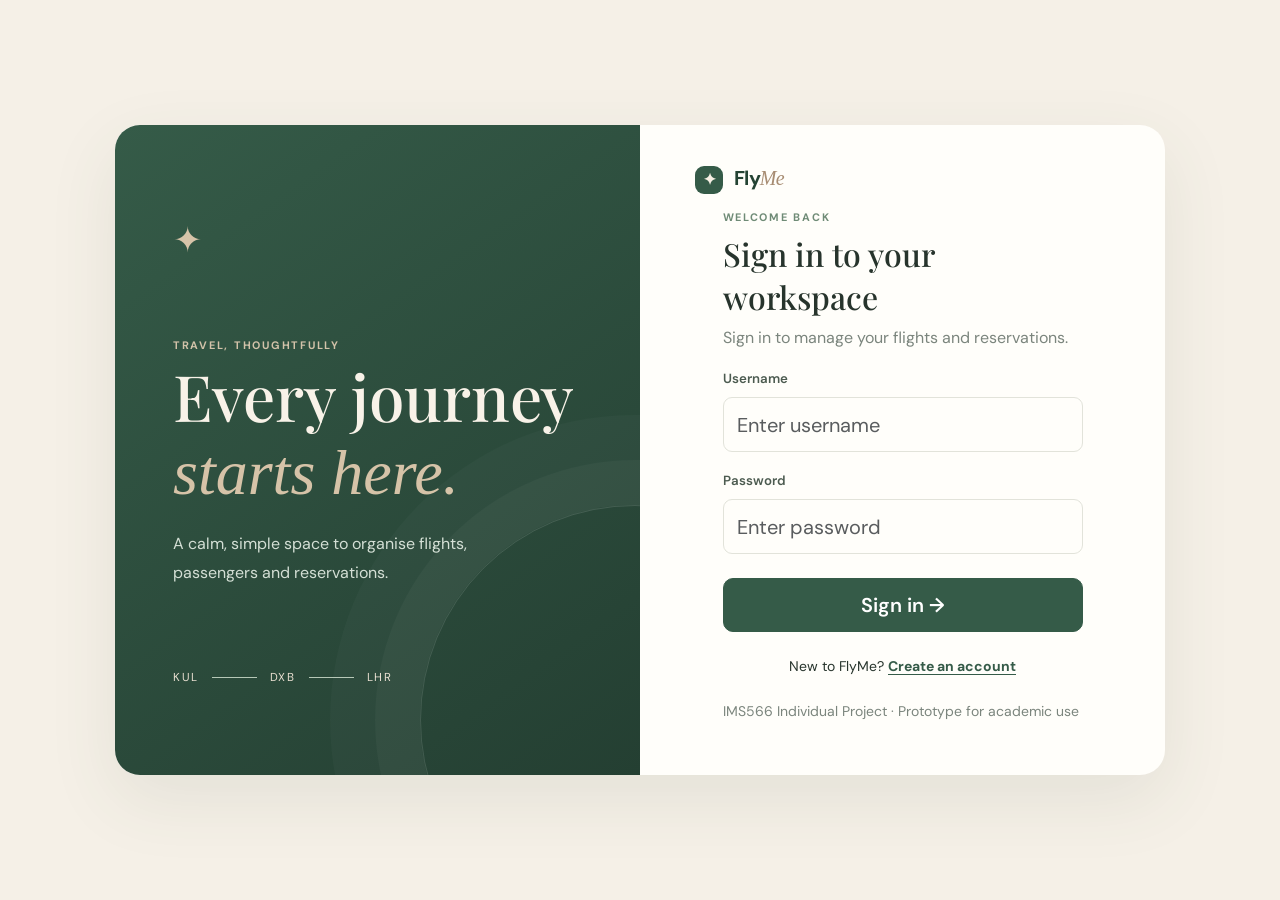
<file: index.html>
<!doctype html>
<html lang="en">
<head>
  <meta charset="utf-8"><meta name="viewport" content="width=device-width, initial-scale=1">
  <meta http-equiv="refresh" content="0; url=login.html">
  <title>FlyMe | Flight Booking Management</title>
</head>
<body><p>Redirecting to <a href="login.html">login</a>…</p></body>
</html>
</file>
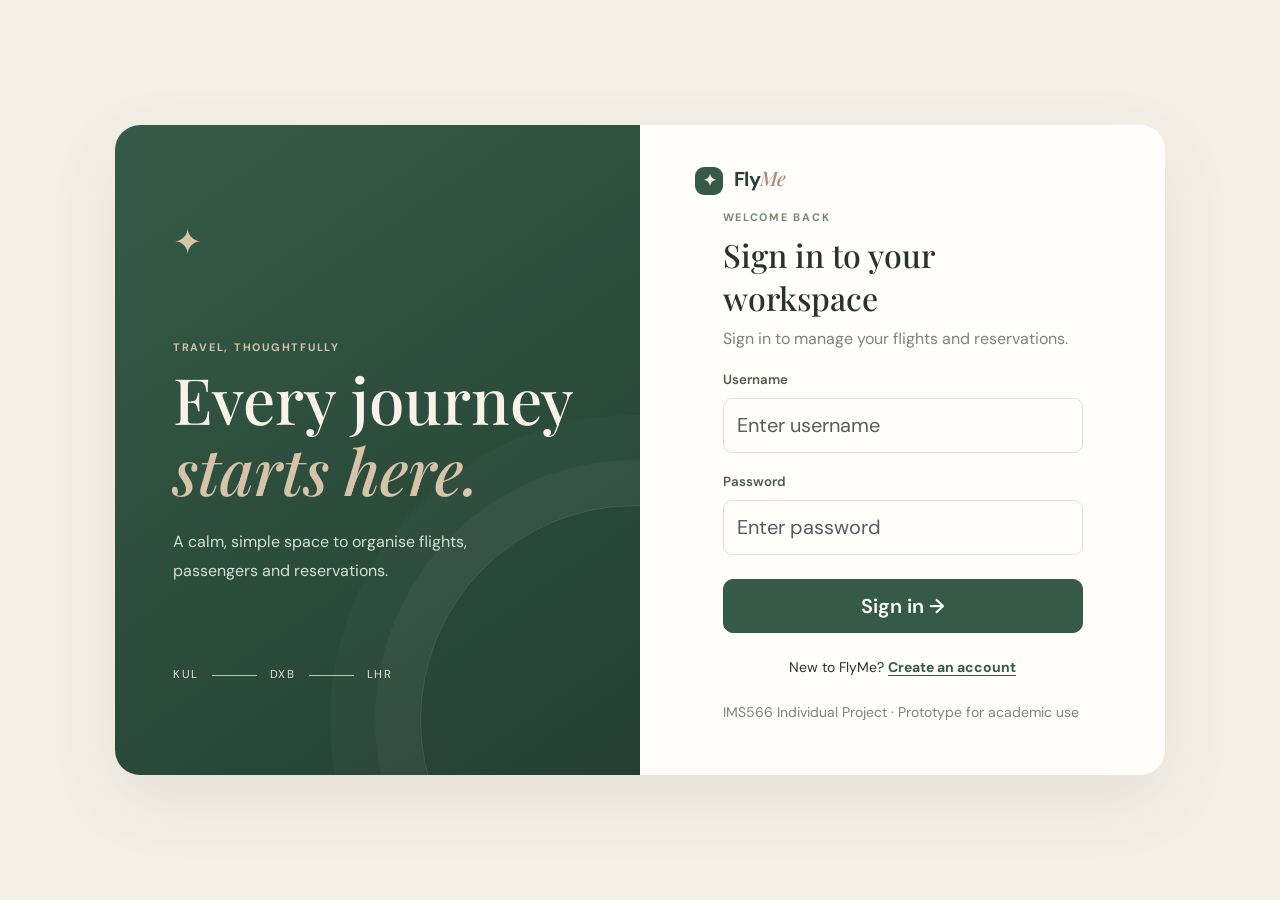
<file: login.html>
<!doctype html>
<html lang="en">
<head>
  <meta charset="utf-8"><meta name="viewport" content="width=device-width, initial-scale=1">
  <title>Sign in | FlyMe</title>
  <link href="https://cdn.jsdelivr.net/npm/bootstrap@5.3.3/dist/css/bootstrap.min.css" rel="stylesheet">
  <link href="assets/css/style.css" rel="stylesheet">
</head>
<body class="login-page">
  <main class="login-shell">
    <section class="login-art">
      <div class="brand-mark">✦</div>
      <p class="eyebrow">TRAVEL, THOUGHTFULLY</p>
      <h1>Every journey<br><em>starts here.</em></h1>
      <p class="login-copy">A calm, simple space to organise flights, passengers and reservations.</p>
      <div class="art-route"><span>KUL</span><i></i><span>DXB</span><i></i><span>LHR</span></div>
    </section>
    <section class="login-panel">
      <a class="brand" href="login.html"><span class="brand-icon">✦</span> Fly<span>Me</span></a>
      <!-- SIGN-IN FORM: Change the labels or placeholders here if you want to customise the login page. -->
      <div class="login-form-wrap">
        <p class="eyebrow">WELCOME BACK</p>
        <h2>Sign in to your workspace</h2>
        <p class="muted">Sign in to manage your flights and reservations.</p>
        <div id="loginAlert" class="alert alert-danger d-none" role="alert"></div>
        <form id="loginForm">
          <label class="form-label" for="username">Username</label>
          <input class="form-control form-control-lg mb-3" id="username" autocomplete="username" required placeholder="Enter username">
          <label class="form-label" for="password">Password</label>
          <input class="form-control form-control-lg mb-3" id="password" type="password" autocomplete="current-password" required placeholder="Enter password">
          <button class="btn btn-green btn-lg w-100 mt-2" type="submit">Sign in <span>→</span></button>
        </form>
        <!-- Link to the account registration page. -->
        <p class="small text-center mt-4 mb-0">New to FlyMe? <a class="create-account-link" href="register.html">Create an account</a></p>
        <p class="small muted mt-4 mb-0">IMS566 Individual Project · Prototype for academic use</p>
      </div>
    </section>
  </main>
  <script src="assets/js/app.js"></script>
</body>
</html>
</file>
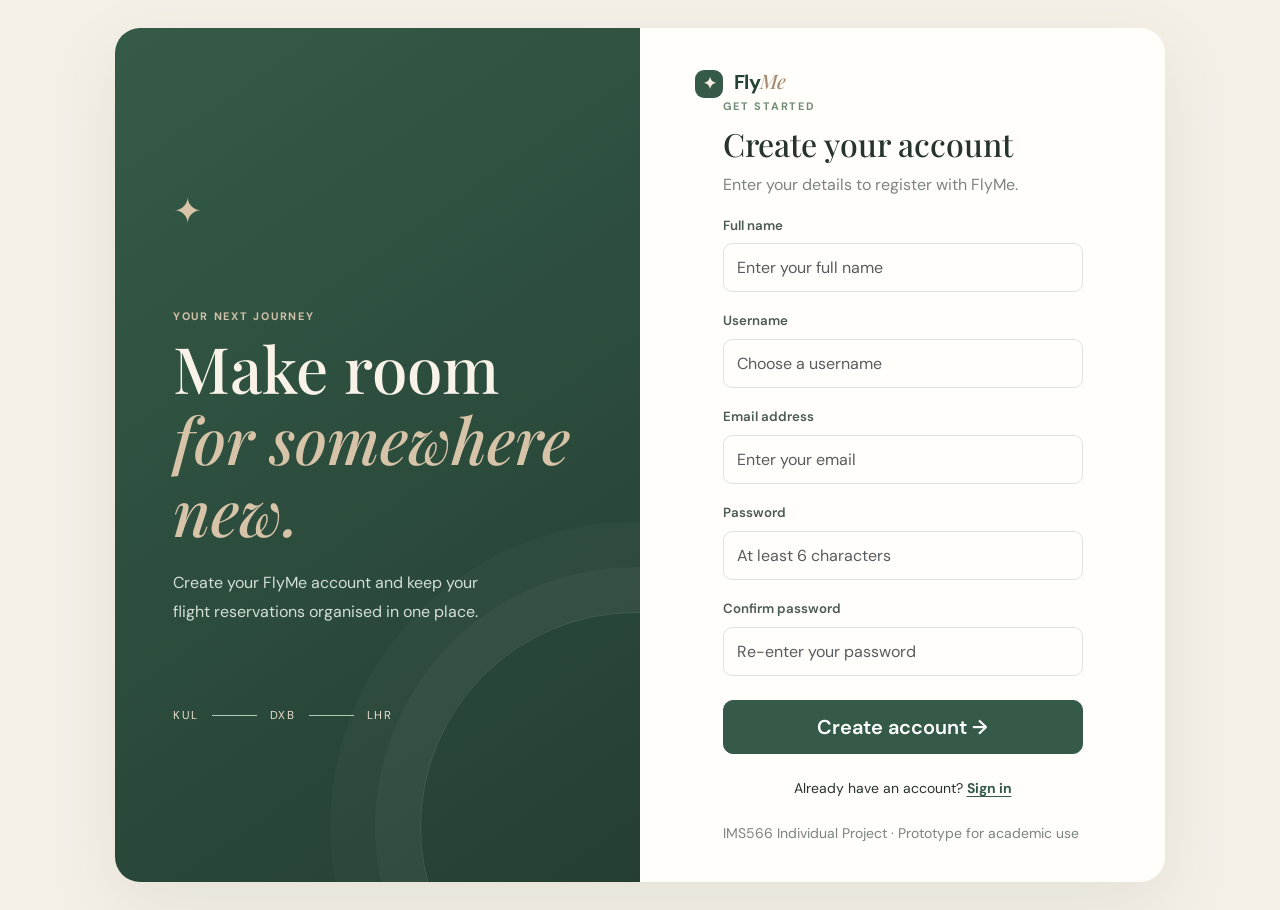
<file: register.html>
<!doctype html>
<html lang="en">
<head>
  <meta charset="utf-8"><meta name="viewport" content="width=device-width, initial-scale=1">
  <title>Create account | FlyMe</title>
  <link href="https://cdn.jsdelivr.net/npm/bootstrap@5.3.3/dist/css/bootstrap.min.css" rel="stylesheet">
  <link href="assets/css/style.css" rel="stylesheet">
</head>
<body class="login-page">
  <main class="login-shell">
    <section class="login-art">
      <div class="brand-mark">✦</div>
      <p class="eyebrow">YOUR NEXT JOURNEY</p>
      <h1>Make room<br><em>for somewhere new.</em></h1>
      <p class="login-copy">Create your FlyMe account and keep your flight reservations organised in one place.</p>
      <div class="art-route"><span>KUL</span><i></i><span>DXB</span><i></i><span>LHR</span></div>
    </section>
    <section class="login-panel">
      <a class="brand" href="login.html"><span class="brand-icon">✦</span> Fly<span>Me</span></a>
      <div class="login-form-wrap">
        <p class="eyebrow">GET STARTED</p>
        <h2>Create your account</h2>
        <p class="muted">Enter your details to register with FlyMe.</p>
        <!-- Registration feedback appears here when details are missing or already in use. -->
        <div id="registerAlert" class="alert alert-danger d-none" role="alert"></div>
        <div id="registerSuccess" class="alert alert-success d-none" role="status"></div>
        <!-- ACCOUNT FORM: The JavaScript validates these fields and saves the account in this browser. -->
        <form id="registerForm">
          <label class="form-label" for="fullName">Full name</label>
          <input class="form-control mb-3" id="fullName" autocomplete="name" required placeholder="Enter your full name">
          <label class="form-label" for="newUsername">Username</label>
          <input class="form-control mb-3" id="newUsername" autocomplete="username" required minlength="3" placeholder="Choose a username">
          <label class="form-label" for="newEmail">Email address</label>
          <input class="form-control mb-3" id="newEmail" type="email" autocomplete="email" required placeholder="Enter your email">
          <label class="form-label" for="newPassword">Password</label>
          <input class="form-control mb-3" id="newPassword" type="password" autocomplete="new-password" required minlength="6" placeholder="At least 6 characters">
          <label class="form-label" for="confirmPassword">Confirm password</label>
          <input class="form-control mb-3" id="confirmPassword" type="password" autocomplete="new-password" required minlength="6" placeholder="Re-enter your password">
          <button class="btn btn-green btn-lg w-100 mt-2" type="submit">Create account <span>→</span></button>
        </form>
        <p class="small text-center mt-4 mb-0">Already have an account? <a class="create-account-link" href="login.html">Sign in</a></p>
        <p class="small muted mt-4 mb-0">IMS566 Individual Project · Prototype for academic use</p>
      </div>
    </section>
  </main>
  <script src="assets/js/app.js"></script>
</body>
</html>
</file>
<file: assets/css/style.css>
/* ==========================================================
   01. GOOGLE FONTS
   Import font DM Sans and Playfair Display.
========================================================== */

@import url('https://fonts.googleapis.com/css2?family=DM+Sans:wght@400;500;600;700&family=Playfair+Display:ital,wght@0,500;0,600;1,500&display=swap');


/* ==========================================================
   02. COLOUR PALETTE
========================================================== */

:root {
    --green: #355b48;
    --green-dark: #244333;
    --green-mid: #6f8b76;
    --sage: #dce7dc;
    --sage-light: #edf2eb;
    --cream: #f5f0e7;
    --nude: #e8d9c8;
    --sand: #c7a98a;
    --ink: #27342c;
    --muted: #7b857d;
    --line: #e9e7df;
    --white: #fffefa;
    --rose: #eadbd4;
}


/* ==========================================================
   03. GENERAL SETTINGS
========================================================== */

* {
    box-sizing: border-box;
}

body {
    font-family: 'DM Sans', sans-serif;
    color: var(--ink);
    background: #f7f7f2;
}

a {
    text-decoration: none;
    color: inherit;
}

.muted {
    color: var(--muted);
}


/* ==========================================================
   04. BRANDING AND TEXT STYLES
========================================================== */

.eyebrow {
    font-size: .68rem;
    letter-spacing: .16em;
    font-weight: 700;
    color: var(--green-mid);
    margin-bottom: .45rem;
}

.brand {
    font-weight: 700;
    letter-spacing: -.04em;
    font-size: 1.25rem;
    color: var(--green-dark);
}

.brand > span:last-child {
    font-family: 'Playfair Display', serif;
    font-style: italic;
    font-weight: 500;
    color: #a78c72;
}

.brand-icon {
    display: inline-grid;
    place-items: center;
    width: 28px;
    height: 28px;
    border-radius: 9px;
    background: var(--green);
    color: #f6efe4;
    margin-right: 7px;
    font-size: 1rem;
}


/* ==========================================================
   05. BUTTON STYLES
========================================================== */

.btn-green {
    background: var(--green);
    border-color: var(--green);
    color: #fff !important;
    border-radius: 10px;
    padding: .68rem 1.1rem;
    font-weight: 600;
}

.btn-green:hover {
    background: var(--green-dark);
    border-color: var(--green-dark);
}

.btn-outline-green {
    border: 1px solid #b8c8b9;
    color: var(--green);
    border-radius: 9px;
}

.btn-outline-green:hover {
    background: var(--sage-light);
    color: var(--green-dark);
}


/* ==========================================================
   06. LOGIN AND REGISTRATION PAGES
========================================================== */

/* Main login page */

.login-page {
    min-height: 100vh;
    background: var(--cream);
    display: grid;
    place-items: center;
    padding: 28px;
}

.login-shell {
    width: min(1050px, 100%);
    min-height: 650px;
    display: grid;
    grid-template-columns: 1fr 1fr;
    background: var(--white);
    border-radius: 25px;
    overflow: hidden;
    box-shadow: 0 24px 70px #40534218;
}


/* Left side - Login background and introduction */

.login-art {
    padding: 65px 58px;
    background: linear-gradient(145deg, #355b48, #243f32);
    color: #f8f2e8;
    position: relative;
    display: flex;
    flex-direction: column;
    justify-content: center;
    overflow: hidden;
}

.login-art:after {
    content: "";
    position: absolute;
    width: 430px;
    height: 430px;
    border: 1px solid #ffffff20;
    border-radius: 50%;
    right: -210px;
    bottom: -160px;
    box-shadow: 0 0 0 45px #ffffff08, 0 0 0 90px #ffffff06;
}

.login-art .brand-mark {
    font-size: 2.2rem;
    color: #d7c4a9;
    margin-bottom: 70px;
}

.login-art .eyebrow {
    color: #d2c2a9;
}

.login-art h1 {
    font: 500 clamp(2.7rem, 5vw, 4rem)/1.12 'Playfair Display', serif;
    margin: 0 0 22px;
}

.login-art h1 em {
    color: #d6c3a8;
}

.login-copy {
    color: #d4dfd5;
    max-width: 330px;
    line-height: 1.8;
}

.art-route {
    display: flex;
    align-items: center;
    gap: 13px;
    margin-top: 65px;
    font-size: .72rem;
    letter-spacing: .14em;
    color: #e9dfd1;
}

.art-route i {
    height: 1px;
    width: 45px;
    background: #b6c8b7;
}


/* Right side - Login form */

.login-panel {
    padding: 38px 55px;
    display: flex;
    flex-direction: column;
}

.login-form-wrap {
    max-width: 360px;
    width: 100%;
    margin: auto;
}

.login-form-wrap h2 {
    font: 500 2rem 'Playfair Display', serif;
    margin-bottom: 8px;
}


/* Form labels and input fields */

.form-label {
    font-size: .83rem;
    font-weight: 600;
    color: #4c5b50;
}

.form-control,
.form-select {
    border: 1px solid #e2e3da;
    border-radius: 9px;
    padding: .72rem .85rem;
    background: #fffefa;
    color: var(--ink);
}

.form-control:focus,
.form-select:focus {
    border-color: #8ca18e;
    box-shadow: 0 0 0 .2rem #8ca18e25;
}


/* Create account link */

.create-account-link {
    color: var(--green);
    font-weight: 700;
    text-decoration: underline;
    text-underline-offset: 3px;
}

.create-account-link:hover {
    color: var(--green-dark);
}


/* ==========================================================
   07. MAIN APPLICATION LAYOUT
========================================================== */

/* Sidebar navigation */

.app-body {
    min-height: 100vh;
}

.sidebar {
    position: fixed;
    inset: 0 auto 0 0;
    width: 250px;
    background: #f0eee5;
    border-right: 1px solid #e5e2d8;
    padding: 28px 19px 18px;
    display: flex;
    flex-direction: column;
    z-index: 20;
}

.sidebar-brand {
    padding: 0 10px 43px;
}

.side-label {
    font-size: .65rem;
    letter-spacing: .16em;
    color: #9b9e91;
    font-weight: 700;
    padding: 0 12px 12px;
}

.side-nav {
    display: grid;
    gap: 6px;
}

.side-nav a {
    padding: 12px 13px;
    border-radius: 10px;
    color: #68746a;
    font-size: .9rem;
    font-weight: 500;
    display: flex;
    gap: 13px;
    align-items: center;
}

.side-nav a span {
    font-size: 1.05rem;
    width: 19px;
    text-align: center;
}

.side-nav a:hover,
.side-nav a.active {
    background: #dfe8dd;
    color: var(--green-dark);
}

.side-nav a.active {
    font-weight: 700;
}


/* Sidebar bottom section */

.sidebar-bottom {
    margin-top: auto;
}

.help-card {
    padding: 16px;
    background: #e4e8dc;
    border-radius: 13px;
    display: grid;
    gap: 5px;
    color: var(--green-dark);
}

.help-card > span {
    font-size: 1.25rem;
}

.help-card strong {
    font-size: .83rem;
}

.help-card small {
    font-size: .72rem;
    line-height: 1.5;
    color: #758275;
}

.logout-btn {
    margin: 17px 10px 0;
    background: none;
    border: 0;
    color: #7b8178;
    font-size: .86rem;
}


/* Main content and top navigation bar */

.app-main {
    margin-left: 250px;
    min-height: 100vh;
    display: flex;
    flex-direction: column;
}

.topbar {
    height: 82px;
    border-bottom: 1px solid var(--line);
    background: #fffefa;
    display: flex;
    align-items: center;
    justify-content: space-between;
    padding: 0 38px;
    position: sticky;
    top: 0;
    z-index: 10;
}

.topbar > div:first-of-type {
    display: grid;
    gap: 2px;
}

.topbar-kicker {
    font-size: .6rem;
    letter-spacing: .15em;
    color: #9a9d91;
    font-weight: 700;
}

.topbar strong {
    font-size: .9rem;
}


/* User profile in topbar */

.topbar-user {
    display: flex;
    align-items: center;
    gap: 10px;
}

.topbar-user > div:last-child {
    display: grid;
    gap: 2px;
}

.topbar-user strong {
    font-size: .78rem;
}

.topbar-user small {
    font-size: .68rem;
    color: var(--muted);
}

.avatar {
    width: 35px;
    height: 35px;
    border-radius: 50%;
    background: var(--nude);
    display: grid;
    place-items: center;
    color: var(--green-dark);
    font-weight: 700;
}

.menu-toggle {
    display: none;
    background: none;
    border: 0;
    font-size: 1.3rem;
}


/* ==========================================================
   08. PAGE CONTENT AND HEADINGS
========================================================== */

.content-wrap {
    padding: 34px 38px 25px;
    flex: 1;
    max-width: 1500px;
    width: 100%;
    margin: 0 auto;
}

.page-heading {
    display: flex;
    justify-content: space-between;
    align-items: center;
    gap: 18px;
    margin-bottom: 27px;
}

.page-heading h1 {
    font: 500 2.1rem 'Playfair Display', serif;
    margin: 0 0 5px;
}

.page-heading h1 span {
    color: #b49a7c;
    font-size: 1.4rem;
}

.page-heading p:last-child {
    font-size: .87rem;
    margin: 0;
}


/* ==========================================================
   09. DASHBOARD STATISTICS
========================================================== */

/* Statistics card layout */

.stat-grid {
    display: grid;
    grid-template-columns: repeat(4, 1fr);
    gap: 17px;
}

.stat-card,
.panel {
    background: var(--white);
    border: 1px solid var(--line);
    border-radius: 15px;
}

.stat-card {
    padding: 20px 21px;
}

.stat-top {
    display: flex;
    justify-content: space-between;
    align-items: center;
    color: #737d73;
    font-size: .78rem;
}


/* Statistics icons */

.stat-icon {
    display: grid;
    place-items: center;
    width: 34px;
    height: 34px;
    background: var(--sage-light);
    border-radius: 10px;
    color: var(--green);
    font-size: 1rem;
}

.stat-icon.sand {
    background: #f3eade;
    color: #9a7957;
}

.stat-icon.rose {
    background: #f1e6e0;
    color: #987b6d;
}


/* Statistics numbers */

.stat-card > strong {
    display: block;
    font: 500 2rem 'Playfair Display', serif;
    margin: 13px 0 2px;
    color: var(--green-dark);
}

.stat-card > small {
    font-size: .7rem;
    color: #9a9f95;
}


/* ==========================================================
   10. DASHBOARD PANELS AND CHARTS
========================================================== */

.dashboard-grid {
    display: grid;
    grid-template-columns: 1.6fr 1fr;
    gap: 18px;
    margin-top: 20px;
}

.panel {
    padding: 22px 23px;
}

.panel-heading {
    display: flex;
    align-items: center;
    justify-content: space-between;
    gap: 12px;
    margin-bottom: 18px;
}

.panel-heading h2 {
    font: 500 1.35rem 'Playfair Display', serif;
    margin: 0;
}

.panel-heading .eyebrow {
    margin-bottom: 4px;
}

.soft-pill {
    background: var(--sage-light);
    color: var(--green);
    border-radius: 30px;
    padding: 7px 12px;
    font-size: .7rem;
    font-weight: 600;
}

.chart-wrap {
    height: 235px;
}


/* Booking status progress bars */

.status-list {
    display: grid;
    gap: 17px;
    padding: 10px 0;
}

.status-row {
    display: grid;
    grid-template-columns: 85px 1fr 25px;
    gap: 10px;
    align-items: center;
    font-size: .77rem;
}

.status-track {
    height: 7px;
    background: #f0eee7;
    border-radius: 10px;
    overflow: hidden;
}

.status-fill {
    height: 100%;
    border-radius: 10px;
    background: #64836b;
}

.status-fill.pending {
    background: #c6a47e;
}

.status-fill.cancelled {
    background: #c99e8c;
}

.status-row strong {
    text-align: right;
    font-size: .75rem;
}


/* Small dashboard note */

.mini-note {
    background: var(--cream);
    padding: 12px;
    border-radius: 9px;
    color: #7b7c70;
    font-size: .72rem;
    line-height: 1.5;
}


/* ==========================================================
   11. TABLE STYLES
========================================================== */

.text-link {
    color: var(--green);
    font-size: .8rem;
    font-weight: 700;
}

.table {
    --bs-table-bg: transparent;
    margin: 0;
    font-size: .8rem;
    white-space: nowrap;
}

.table thead th {
    font-size: .66rem;
    letter-spacing: .07em;
    text-transform: uppercase;
    color: #92978d;
    font-weight: 700;
    border-bottom: 1px solid var(--line);
    padding: 12px 10px;
}

.table tbody td {
    padding: 14px 10px;
    border-color: #f0eee8;
    color: #566258;
}

.table tbody tr:last-child td {
    border-bottom: 0;
}

.table strong {
    color: #34463a;
}

.table-foot {
    display: flex;
    justify-content: space-between;
    border-top: 1px solid var(--line);
    padding-top: 13px;
    margin-top: 5px;
}


/* ==========================================================
   12. BOOKING STATUS BADGES
   Different colours for booking status.
========================================================== */

.status-badge {
    display: inline-block;
    padding: 5px 9px;
    border-radius: 30px;
    font-size: .68rem;
    font-weight: 700;
}

.status-confirmed {
    background: #e3eee3;
    color: #416a4a;
}

.status-pending {
    background: #f5eddf;
    color: #97764e;
}

.status-cancelled {
    background: #f3e6e1;
    color: #9b6959;
}


/* ==========================================================
   13. SEARCH, FILTER AND ACTION BUTTONS
========================================================== */

.toolbar {
    display: flex;
    justify-content: space-between;
    align-items: center;
    gap: 15px;
}

.search-box {
    display: flex;
    align-items: center;
    gap: 9px;
    border: 1px solid #e7e6de;
    background: #fffefa;
    border-radius: 9px;
    padding: 0 12px;
    color: #8a958a;
    max-width: 370px;
    width: 100%;
}

.search-box input {
    border: 0;
    outline: 0;
    background: transparent;
    padding: 10px 0;
    width: 100%;
    font: inherit;
    font-size: .8rem;
}

.filter-select {
    max-width: 180px;
    font-size: .8rem;
    padding: .55rem .8rem;
}

.action-btn {
    border: 0;
    background: var(--sage-light);
    color: var(--green);
    border-radius: 7px;
    padding: 5px 8px;
    font-size: .72rem;
    margin-right: 3px;
}

.action-btn.delete {
    background: #f5eae5;
    color: #9a6858;
}


/* ==========================================================
   14. MODAL AND FORM INFORMATION
========================================================== */

.modal-soft {
    border: 0;
    border-radius: 16px;
    background: var(--white);
}

.modal-soft .modal-header,
.modal-soft .modal-footer {
    border-color: var(--line);
    padding: 19px 23px;
}

.modal-soft .modal-body {
    padding: 22px 23px;
}

.form-hint {
    font-size: .73rem;
    color: #8a8d82;
    background: var(--cream);
    padding: 10px;
    border-radius: 8px;
}


/* Information strip */

.info-strip {
    display: flex;
    gap: 14px;
    background: #e8eee5;
    border-radius: 13px;
    padding: 17px 20px;
    color: var(--green-dark);
}

.info-strip > span {
    font-size: 1.4rem;
}

.info-strip strong {
    font-size: .85rem;
}

.info-strip p {
    font-size: .75rem;
    color: #738074;
    margin: 4px 0 0;
}


/* ==========================================================
   15. BOOKING CALENDAR
========================================================== */

.calendar-head {
    display: flex;
    align-items: center;
    justify-content: center;
    gap: 22px;
    margin-bottom: 23px;
}

.calendar-head h2 {
    font: 500 1.4rem 'Playfair Display', serif;
    min-width: 180px;
    text-align: center;
    margin: 0;
}


/* Calendar grid */

.calendar-grid {
    display: grid;
    grid-template-columns: repeat(7, 1fr);
    gap: 7px;
}

.calendar-weekdays > div {
    text-align: center;
    font-size: .68rem;
    color: #969a8e;
    font-weight: 700;
    padding: 10px;
}


/* Calendar day boxes */

.calendar-day {
    min-height: 90px;
    border: 1px solid #eeece5;
    border-radius: 9px;
    padding: 9px;
    background: #fffefa;
    text-align: left;
    color: var(--ink);
    position: relative;
}

.calendar-day.empty {
    background: #faf9f5;
    border-color: transparent;
}

.calendar-day .day-num {
    font-size: .76rem;
}

.calendar-day.today {
    border-color: #7d9b81;
    background: #f4f7f1;
}

.calendar-day.selected {
    box-shadow: inset 0 0 0 1px var(--green);
    background: #eef3eb;
}


/* Calendar booking events */

.calendar-event {
    display: block;
    margin-top: 7px;
    font-size: .61rem;
    background: #e4eee3;
    color: #466a4b;
    padding: 4px 5px;
    border-radius: 5px;
    overflow: hidden;
    text-overflow: ellipsis;
    white-space: nowrap;
}

.calendar-event.pending-event {
    background: #f4ebdd;
    color: #92734d;
}


/* Calendar legend */

.calendar-legend {
    display: flex;
    gap: 20px;
    margin-top: 17px;
    color: #858b80;
    font-size: .72rem;
}

.legend-dot {
    display: inline-block;
    width: 8px;
    height: 8px;
    border-radius: 50%;
    background: #77977a;
    margin-right: 5px;
}

.pending-dot {
    background: #c6a47e;
}


/* ==========================================================
   16. SCHEDULE LIST
========================================================== */

.schedule-list {
    display: grid;
    gap: 10px;
}

.schedule-item {
    display: flex;
    justify-content: space-between;
    gap: 12px;
    align-items: center;
    border-bottom: 1px solid var(--line);
    padding: 10px 0;
}

.schedule-item:last-child {
    border: 0;
}

.schedule-item strong {
    font-size: .82rem;
}

.schedule-item small {
    display: block;
    color: var(--muted);
    font-size: .72rem;
    margin-top: 3px;
}


/* ==========================================================
   17. FOOTER, EMPTY STATE AND NOTIFICATIONS
========================================================== */

.app-footer {
    display: flex;
    justify-content: space-between;
    padding: 17px 38px;
    border-top: 1px solid var(--line);
    font-size: .67rem;
    color: #9a9e93;
}

.empty-state {
    text-align: center;
    color: #969a90;
    padding: 35px !important;
}

.toast {
    border: 1px solid var(--line);
    border-radius: 10px;
    background: #fffefa;
}

.toast-body {
    font-size: .82rem;
}


/* ==========================================================
   18. RESPONSIVE DESIGN - TABLET
   Adjust layout for screens below 1050px.
========================================================== */

@media (max-width: 1050px) {

    .sidebar {
        width: 220px;
    }

    .app-main {
        margin-left: 220px;
    }

    .content-wrap {
        padding: 28px 25px;
    }

    .topbar {
        padding: 0 25px;
    }

    .stat-grid {
        grid-template-columns: repeat(2, 1fr);
    }
}


/* ==========================================================
   19. RESPONSIVE DESIGN - MOBILE
========================================================== */

@media (max-width: 760px) {

    /* Mobile sidebar */

    .sidebar {
        transform: translateX(-100%);
        transition: transform .25s;
        width: 250px;
        box-shadow: 10px 0 30px #00000010;
    }

    .sidebar.open {
        transform: translateX(0);
    }

    .app-main {
        margin-left: 0;
    }


    /* Mobile topbar */

    .menu-toggle {
        display: block;
    }

    .topbar {
        height: 70px;
        padding: 0 17px;
        justify-content: flex-start;
        gap: 14px;
    }

    .topbar-user {
        margin-left: auto;
    }

    .topbar-user > div:last-child {
        display: none;
    }


    /* Mobile content */

    .content-wrap {
        padding: 25px 16px;
    }

    .page-heading {
        align-items: flex-start;
        flex-direction: column;
    }

    .page-heading h1 {
        font-size: 1.8rem;
    }


    /* Mobile dashboard */

    .dashboard-grid {
        grid-template-columns: 1fr;
    }

    .stat-grid {
        gap: 10px;
    }

    .stat-card {
        padding: 15px;
    }

    .stat-card > strong {
        font-size: 1.7rem;
    }

    .panel {
        padding: 17px 14px;
    }


    /* Mobile search and filter */

    .toolbar {
        align-items: stretch;
        flex-direction: column;
    }

    .search-box {
        max-width: none;
    }

    .filter-select {
        max-width: none;
    }


    /* Mobile footer */

    .app-footer {
        padding: 15px 17px;
        gap: 10px;
        flex-direction: column;
    }


    /* Mobile calendar */

    .calendar-day {
        min-height: 65px;
        padding: 5px;
    }

    .calendar-event {
        font-size: 0;
        height: 6px;
        padding: 0;
        border-radius: 5px;
    }

    .calendar-weekdays > div {
        padding: 7px 0;
    }


    /* Mobile login page */

    .login-shell {
        grid-template-columns: 1fr;
    }

    .login-art {
        padding: 35px 30px;
        min-height: 260px;
    }

    .login-art .brand-mark {
        margin-bottom: 22px;
    }

    .login-art h1 {
        font-size: 2.7rem;
    }

    .art-route {
        margin-top: 25px;
    }

    .login-panel {
        padding: 30px 25px;
        min-height: 430px;
    }

    .login-form-wrap {
        margin: 25px auto;
    }

    .login-page {
        padding: 12px;
    }
}
</file>
